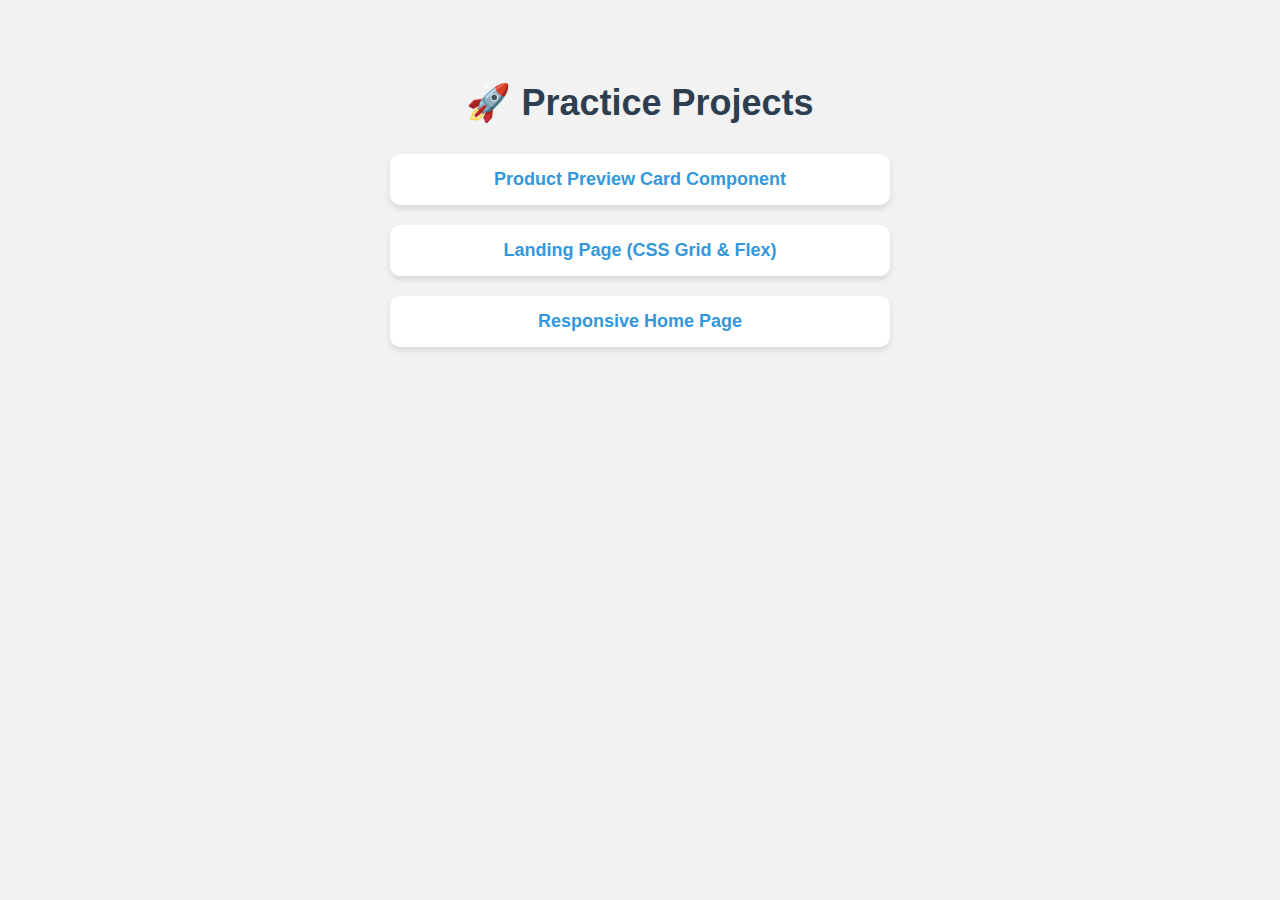
<file: index.html>
<!DOCTYPE html>
<html lang="en">
<head>
  <meta charset="UTF-8" />
  <title>Practice Projects</title>
  <style>
    body {
      font-family: Arial, sans-serif;
      background: #f2f2f2;
      color: #333;
      text-align: center;
      padding: 50px;
    }

    h1 {
      color: #2c3e50;
      font-size: 36px;
      margin-bottom: 30px;
    }

    ul {
      list-style: none;
      padding: 0;
      max-width: 500px;
      margin: auto;
    }

    li {
      margin-bottom: 20px;
      background: #fff;
      padding: 15px 25px;
      border-radius: 10px;
      box-shadow: 0 4px 6px rgba(0, 0, 0, 0.1);
      transition: transform 0.2s ease, box-shadow 0.2s ease;
    }

    li:hover {
      transform: translateY(-3px);
      box-shadow: 0 8px 12px rgba(0, 0, 0, 0.15);
    }

    a {
      text-decoration: none;
      color: #3498db;
      font-weight: bold;
      font-size: 18px;
    }

    a:hover {
      color: #1d6fa5;
    }
  </style>
</head>
<body>
  <h1>🚀 Practice Projects</h1>
  <ul>
    <li><a href="./Product-preview-card-component-master/" target="_blank">Product Preview Card Component</a></li>
    <li><a href="./Landing-page-CSSGrid-FlexLayouts/" target="_blank">Landing Page (CSS Grid & Flex)</a></li>
    <li><a href="./Responsive-home-page/" target="_blank">Responsive Home Page</a></li>
  </ul>
</body>
</html>
</file>
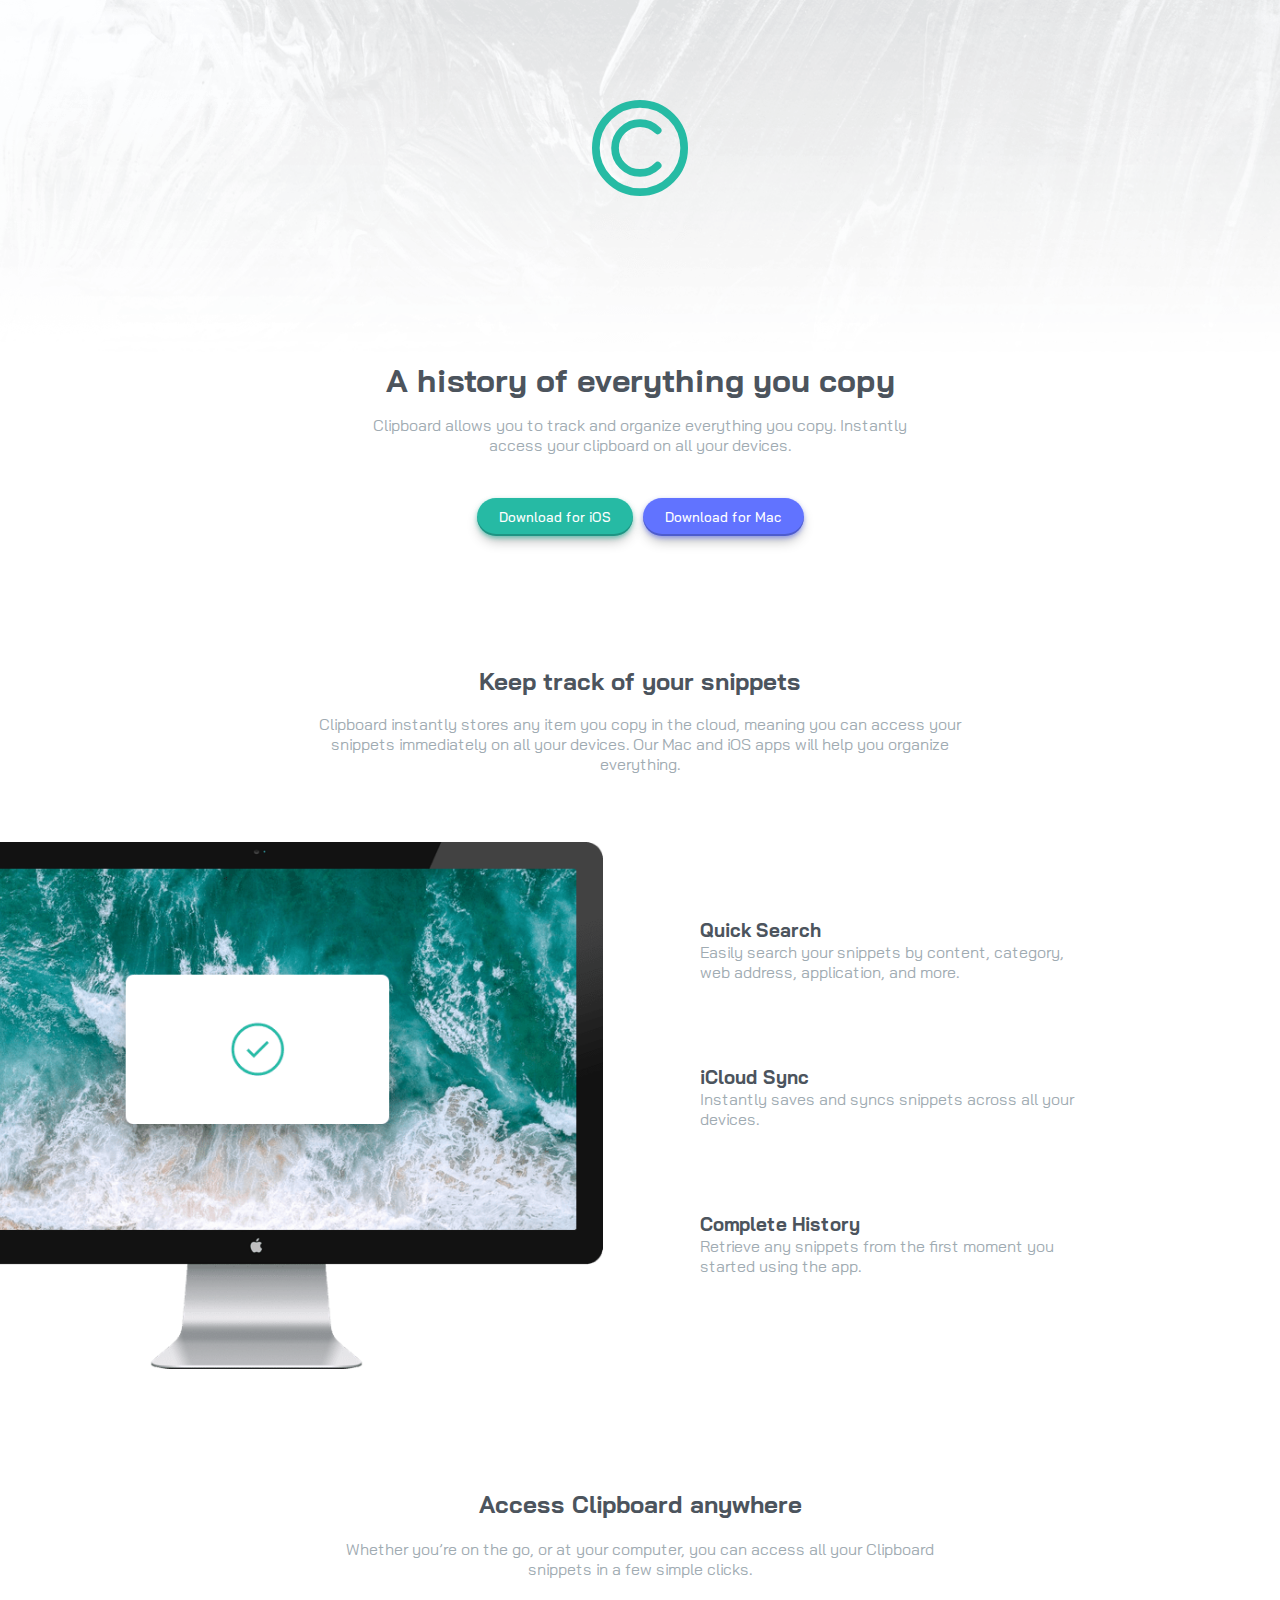
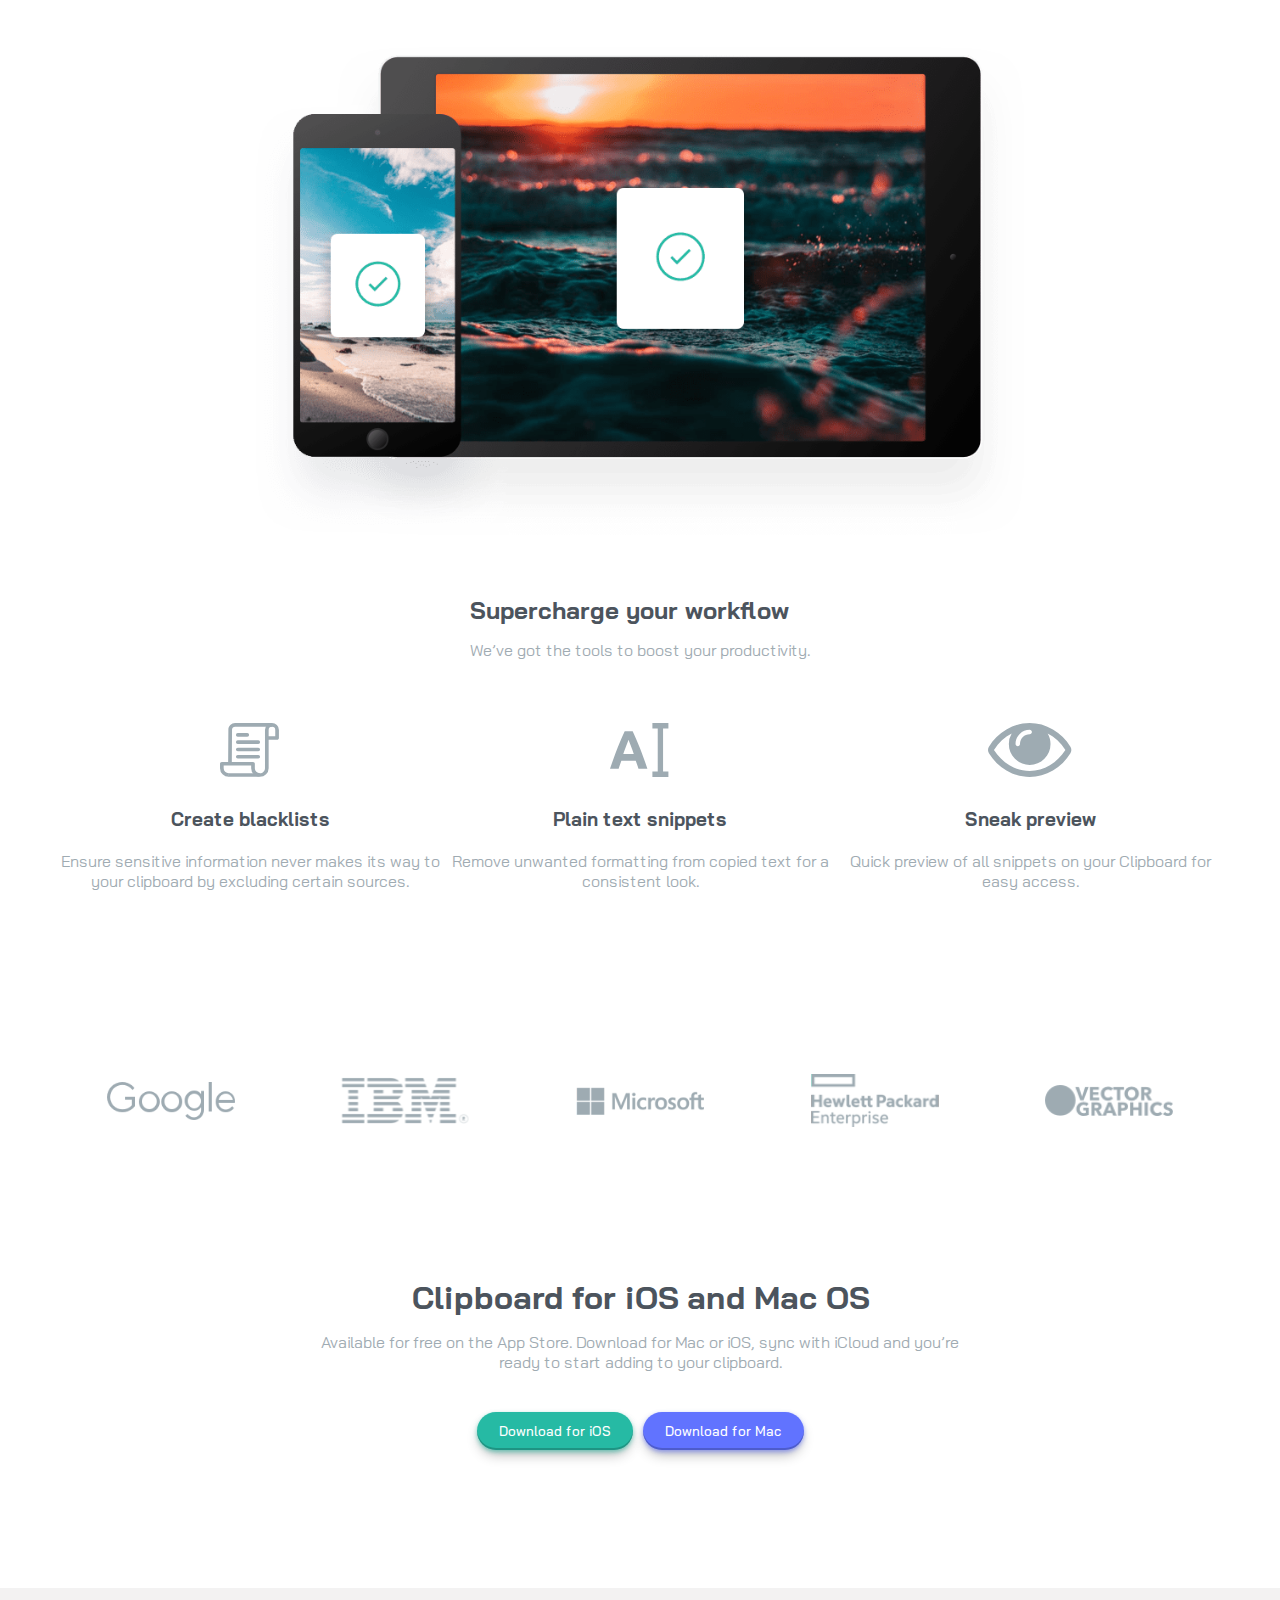
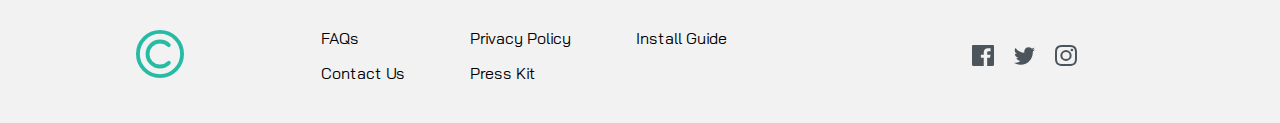
<file: Landing-page-CSSGrid-FlexLayouts/index.html>
<!doctype html>
<html lang="en">
  <head>
    <meta charset="UTF-8" />
    <meta name="viewport" content="width=device-width, initial-scale=1.0" />
    <!-- displays site properly based on user's device -->
    <link rel="stylesheet" href="style.css" />
    <link
      rel="icon"
      type="image/png"
      sizes="32x32"
      href="./images/favicon-32x32.png"
    />
    <link rel="preconnect" href="https://fonts.googleapis.com" />
    <link rel="preconnect" href="https://fonts.gstatic.com" crossorigin />
    <link
      href="https://fonts.googleapis.com/css2?family=Bai+Jamjuree:ital,wght@0,200;0,300;0,400;0,500;0,600;0,700;1,200;1,300;1,400;1,500;1,600;1,700&display=swap"
      rel="stylesheet"
    />
    <title>Frontend Mentor | Clipboard landing page</title>
  </head>
  <body>
    <!-- --------  hero section  -------- -->

    <div class="hero_section">
      <img
        src="./images/bg-header-desktop.png"
        alt="background"
        class="hero_bg"
      />
      <img src="./images/logo.svg" alt="logo" class="hero_logo" />

      <div class="hero_text">
        <h1>A history of everything you copy</h1>
        <p>
          Clipboard allows you to track and organize everything you copy.
          Instantly access your clipboard on all your devices.
        </p>
      </div>
      <div class="hero_button">
        <input type="button" value="Download for iOS" class="IOSbutton" />
        <input type="button" value="Download for Mac" class="Macbutton" />
      </div>
    </div>

    <!-- --------  feature one section  -------- -->
    <div class="featureOne_section">
      <div class="featureOne_text">
        <h2>Keep track of your snippets</h2>
        <p>
          Clipboard instantly stores any item you copy in the cloud, meaning you
          can access your snippets immediately on all your devices. Our Mac and
          iOS apps will help you organize everything.
        </p>
      </div>
      <div class="featureOne_content">
        <img src="./images/image-computer.png" alt="computer" />
        <div class="featureOne_list">
          <ul>
            <li>
              <h3>Quick Search</h3>
              <p>
                Easily search your snippets by content, category, web address,
                application, and more.
              </p>
            </li>
            <li>
              <h3>iCloud Sync</h3>
              <p>Instantly saves and syncs snippets across all your devices.</p>
            </li>
            <li>
              <h3>Complete History</h3>
              <p>
                Retrieve any snippets from the first moment you started using
                the app.
              </p>
            </li>
          </ul>
        </div>
      </div>
    </div>

    <!-- --------  feature two section  -------- -->
    <div class="featureTwo_section">
      <div class="featureTwo_text">
        <h2>Access Clipboard anywhere</h2>
        <p>
          Whether you’re on the go, or at your computer, you can access all your
          Clipboard snippets in a few simple clicks.
        </p>
      </div>
      <img src="./images/image-devices.png" alt="multiplatforme" />
    </div>

    <!-- --------  workflow section  -------- -->
    <div class="workflow_section">
      <div class="workflow_text">
        <h2>Supercharge your workflow</h2>
        <p>We’ve got the tools to boost your productivity.</p>
      </div>
      <div class="workflow_content">
        <div class="workflowlist">
          <img src="./images/icon-blacklist.svg" alt="blacklist" />
          <h3>Create blacklists</h3>
          <p>
            Ensure sensitive information never makes its way to your clipboard
            by excluding certain sources.
          </p>
        </div>
        <div class="workflowlist">
          <img src="./images/icon-text.svg" alt="text" />
          <h3>Plain text snippets</h3>
          <p>
            Remove unwanted formatting from copied text for a consistent look.
          </p>
        </div>
        <div class="workflowlist">
          <img src="./images/icon-preview.svg" alt="preview" />
          <h3>Sneak preview</h3>
          <p>
            Quick preview of all snippets on your Clipboard for easy access.
          </p>
        </div>
      </div>
    </div>

    <!-- --------  brand section  -------- -->
    <div class="brand_section">
      <img src="./images/logo-google.png" alt="Googel" />
      <img src="./images/logo-ibm.png" alt="IBM" />
      <img src="./images/logo-microsoft.png" alt="Microsoft" />
      <img src="./images/logo-hp.png" alt="Hewlett packard" />
      <img src="./images/logo-vector-graphics.png" alt="vector graphics" />
    </div>

    <!-- --------  downald section  -------- -->
    <div class="downald_section">
      <h1>Clipboard for iOS and Mac OS</h1>
      <p>
        Available for free on the App Store. Download for Mac or iOS, sync with
        iCloud and you’re ready to start adding to your clipboard.
      </p>
      <div class="downald_button">
        <input type="button" value="Download for iOS" class="IOSbutton" />
        <input type="button" value="Download for Mac" class="Macbutton" />
      </div>
    </div>

    <!-- --------  footer  -------- -->
    <footer>
      <div class="footer_logo">
        <img src="./images/logo.svg" alt="logo" />
      </div>
      <div class="footer_list">
        <ul>
          <li>FAQs</li>
          <li>Contact Us</li>
        </ul>
        <ul>
          <li>Privacy Policy</li>
          <li>Press Kit</li>
        </ul>
        <ul>
          <li>Install Guide</li>
        </ul>
      </div>
      <div class="footer_reseau">
        <img src="./images/icon-facebook.svg" alt="facebook" />
        <img src="./images/icon-twitter.svg" alt="twitter" />
        <img src="./images/icon-instagram.svg" alt="instagram" />
      </div>
    </footer>
  </body>
</html>
</file>
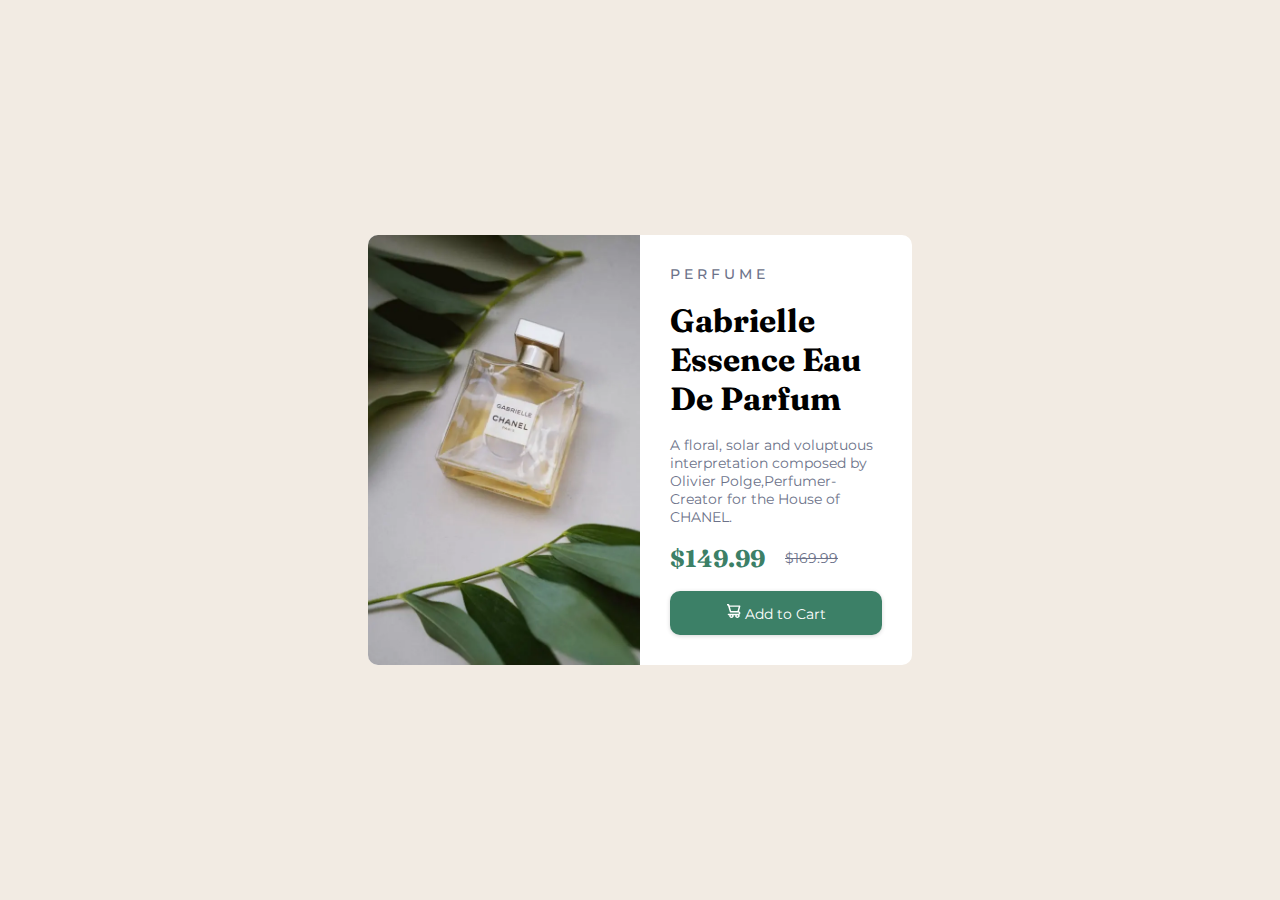
<file: Product-preview-card-component-master/index.html>
<!DOCTYPE html>
<html lang="en">
<head>
  <meta charset="UTF-8">
  <meta name="viewport" content="width=device-width, initial-scale=1.0"> <!-- displays site properly based on user's device -->
  <link rel="stylesheet" href="style.css">
  <link rel="icon" type="image/png" sizes="32x32" href="./images/favicon-32x32.png">
  <!-- fonts links -->
  <link rel="preconnect" href="https://fonts.googleapis.com">
  <link rel="preconnect" href="https://fonts.gstatic.com" crossorigin>
  <link href="https://fonts.googleapis.com/css2?family=Alfa+Slab+One&family=Bakbak+One&family=Cookie&family=Expletus+Sans:ital@1&family=Lobster&family=Lobster+Two:ital,wght@0,400;1,700&family=Merienda:wght@700&family=Mochiy+Pop+P+One&family=Montserrat:wght@500;700&family=Poppins:wght@300;400;700&family=Raleway:wght@400;700&family=Rowdies:wght@700&family=Ruda&family=Zen+Antique&display=swap" rel="stylesheet">
  <link rel="preconnect" href="https://fonts.googleapis.com">
  <link rel="preconnect" href="https://fonts.gstatic.com" crossorigin>
  <link href="https://fonts.googleapis.com/css2?family=Alfa+Slab+One&family=Bakbak+One&family=Cookie&family=Expletus+Sans:ital@1&family=Fraunces:opsz,wght@9..144,700&family=Lobster&family=Lobster+Two:ital,wght@0,400;1,700&family=Merienda:wght@700&family=Mochiy+Pop+P+One&family=Montserrat:wght@500;700&family=Poppins:wght@300;400;700&family=Raleway:wght@400;700&family=Rowdies:wght@700&family=Ruda&family=Zen+Antique&display=swap" rel="stylesheet">
  <title>Product</title>
</head>
<body>
<div class="container">
    <div class="row">
        
          <img class='image' src="images/image-product-desktop.webp" alt="image" >
          <img class='image2' src="images/image-product-mobile.webp" alt="image" >

        <div class="col">
          <h3 class="small_title">P E R F U M E </h3> 
          <br>
          <h1 class="big-title">Gabrielle Essence Eau De Parfum</h1>
          <br>
          <p>A floral, solar and voluptuous interpretation composed by Olivier Polge,Perfumer-Creator for the House of CHANEL.</p> 
          <br>
          <div class="moneyContent">
             <h2 class="money">$149.99</h2> <p class="money_strikethrough"><s>$169.99</s> </p> 
          </div>
          <br>
          <button class='btn'><img src="images/icon-cart.svg" class="icon "> Add to Cart</button>
        </div>
     
    </div>
</div>
</body>
</html>
</file>
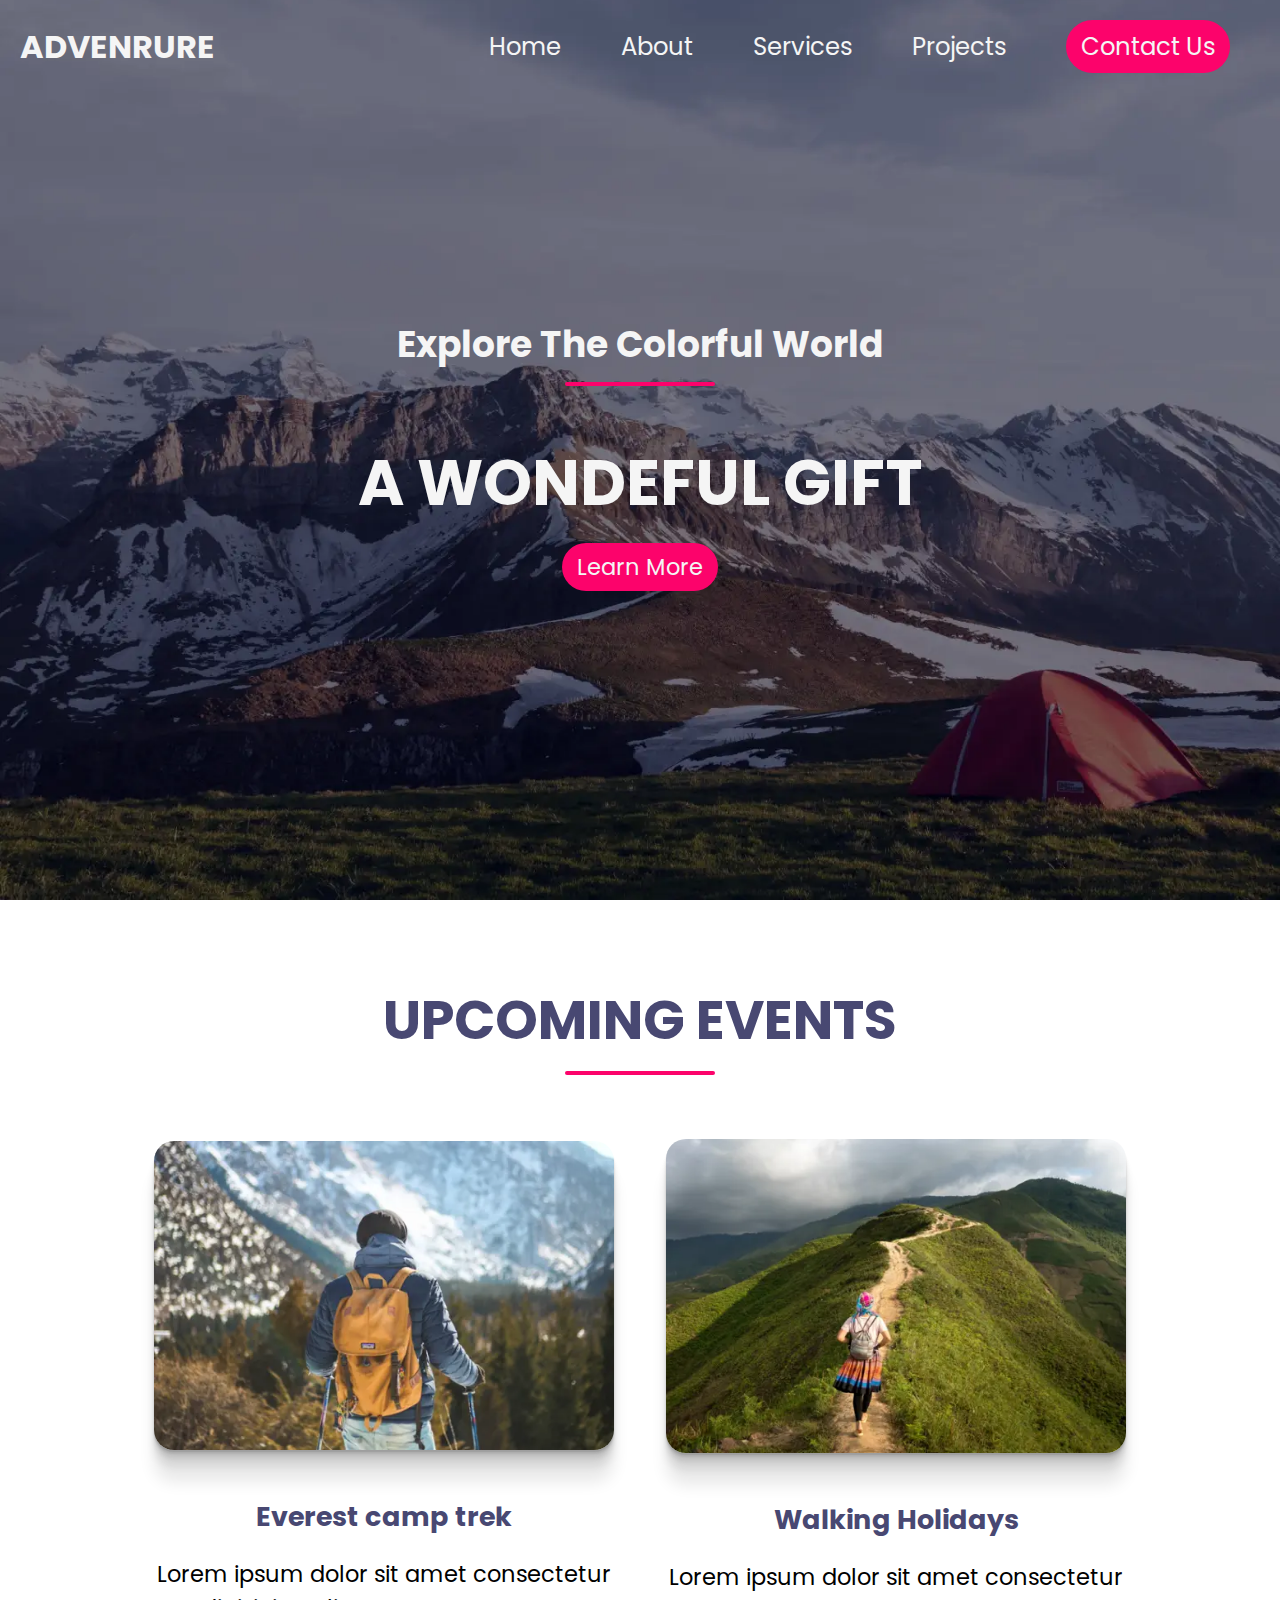
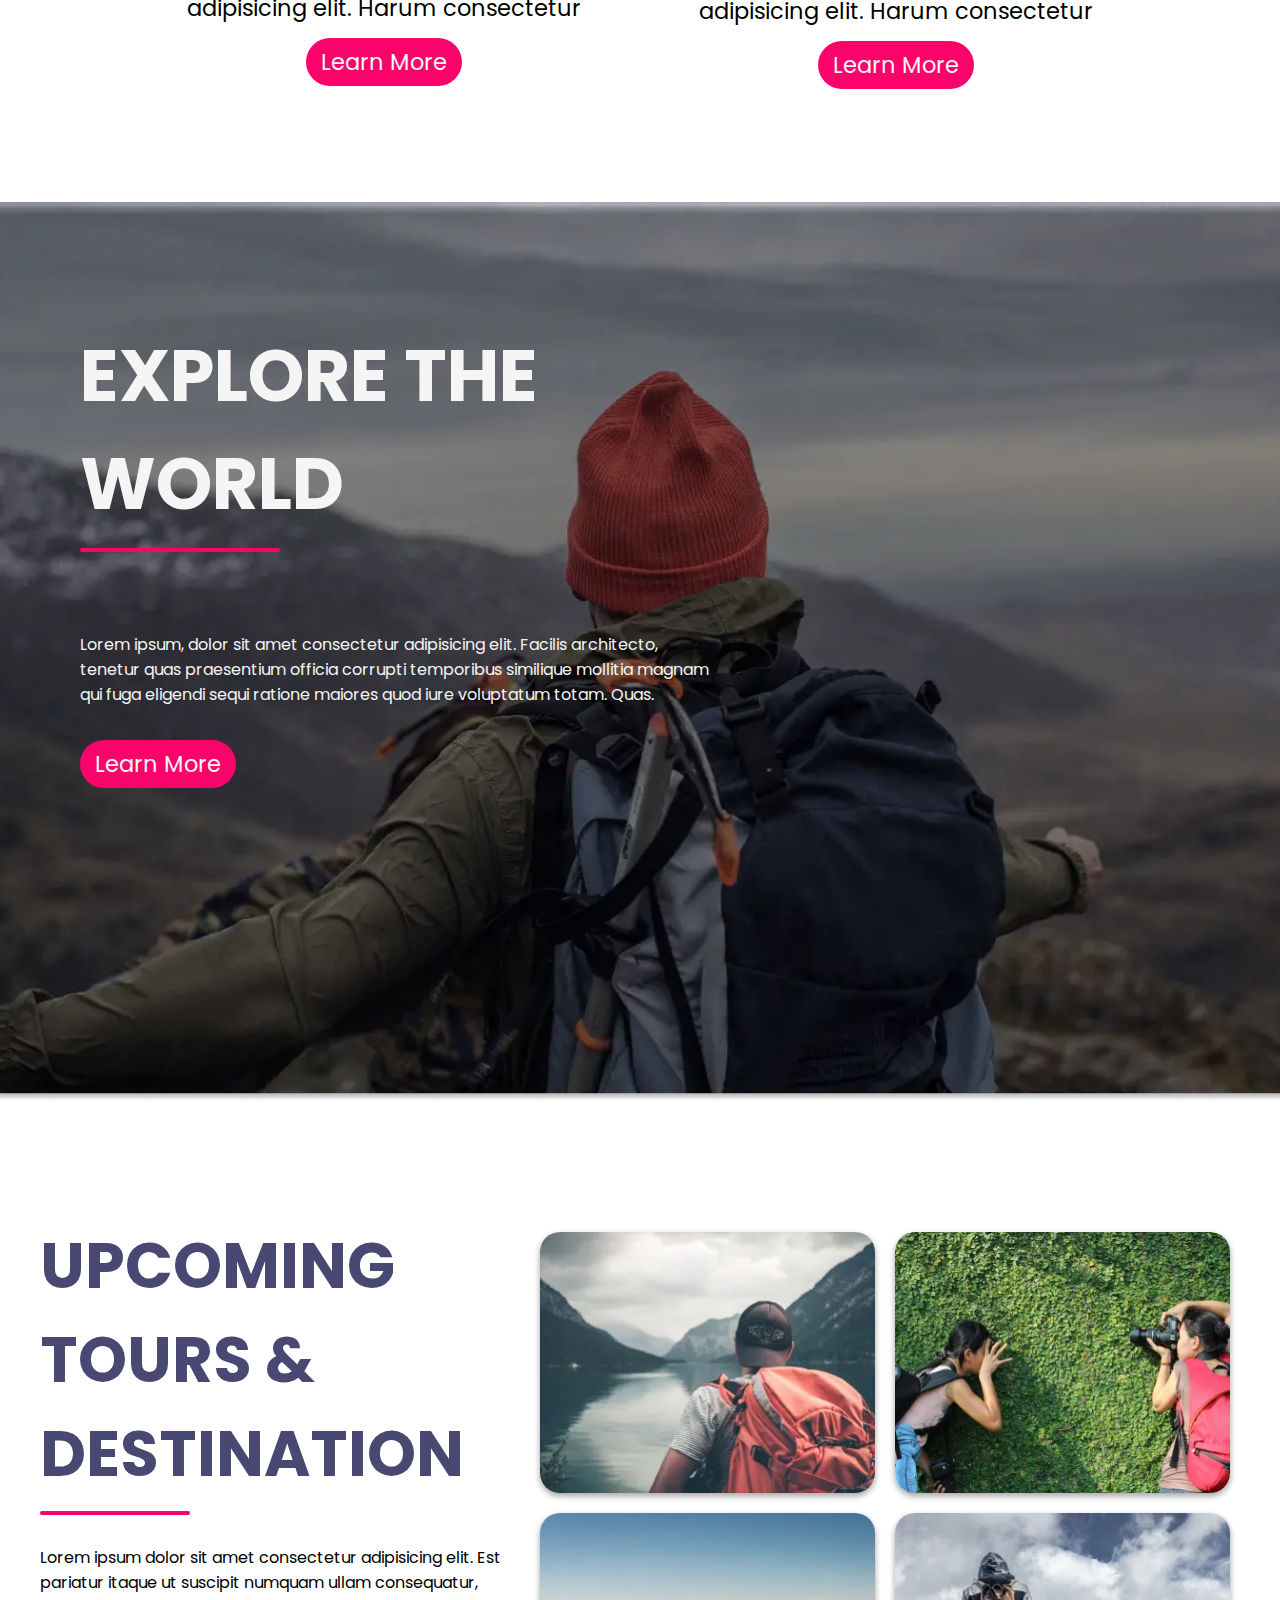
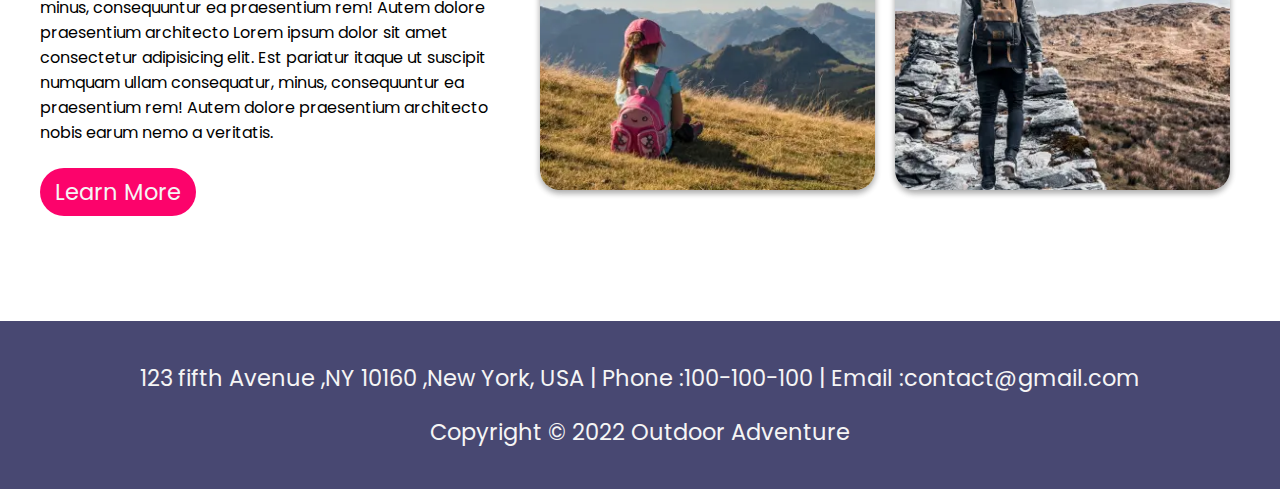
<file: Responsive-home-page/index.html>
<!DOCTYPE html>
<html lang="en">
<head>
    <meta charset="UTF-8">
    <meta http-equiv="X-UA-Compatible" content="IE=edge">
    <meta name="viewport" content="width=device-width, initial-scale=1.0">
    <link rel="preconnect" href="https://fonts.googleapis.com">
    <link rel="preconnect" href="https://fonts.gstatic.com" crossorigin>
    <link href="https://fonts.googleapis.com/css2?family=Alfa+Slab+One&family=Bakbak+One&family=Cookie&family=Expletus+Sans:ital@1&family=Lobster&family=Lobster+Two:ital,wght@0,400;1,700&family=Merienda:wght@700&family=Mochiy+Pop+P+One&family=Poppins:wght@300;400;700&family=Raleway:wght@400;700&family=Rowdies:wght@700&family=Ruda&family=Zen+Antique&display=swap" rel="stylesheet">
    <link rel="stylesheet" href="style.css">
    <title>index</title>
</head>
<body>
<!-- Navbar-->
<nav class="navbar">
    <h1 class="logo">ADVENRURE</h1>
    <ul class="nav-links">
        <li class="home"><a href="#"></a>Home</li>
        <li><a href="#"></a>About</li>
        <li><a href="#"></a>Services</li>
        <li><a href="#"></a>Projects</li>
        <li class="btn"><a href="#"></a>Contact Us</li>
    </ul> 
    <img src="images/img/menu-btn.png" alt="" class="menu-btn">   
</nav>
<!-- end Navbar -->

<!-- Header -->
<header>
    <div class="header-content">
        <h2>Explore The Colorful World</h2> 
        <div class="line"></div>
        <h1>A WONDEFUL GIFT</h1>
        <a class="btn" href="#">Learn More</a>
    </div>
</header>
<!-- end Header -->

<!-- Events section -->
<section class="events">
    <h1>UPCOMING EVENTS</h1>
    <div class="line"></div>
    <div class="row">
        <div class="col">
            <img src="images/img/img1.webp" alt="" class="sec-image">
            <h3>Everest camp trek</h3>
            <p>Lorem ipsum dolor sit amet consectetur adipisicing elit. Harum consectetur </p>
            <a class="btn" href="#">Learn More</a>
        </div>
        <div class="col">
            <img src="images/img/img2.webp" alt="" class="sec-image">
            <h3>Walking Holidays</h3>
            <p>Lorem ipsum dolor sit amet consectetur adipisicing elit. Harum consectetur </p>
            <a class="btn" href="#">Learn More</a>
        </div>
    </div>
</section>
<!-- end Events section -->

<!--  Explore section  -->
<section class="explore">
    <div class="explore-content">
            <h1>EXPLORE THE WORLD</h1>
            <div class="line"></div>
        <p>Lorem ipsum, dolor sit amet consectetur adipisicing elit. 
            Facilis architecto, 
            tenetur quas praesentium officia corrupti temporibus similique mollitia magnam qui fuga eligendi sequi
            ratione maiores quod iure voluptatum totam. Quas.</p>
        <a class="btn" href="#">Learn More</a>
    </div>
</section>
<!-- end Explore section  -->

<!-- upcoming section -->
<section class="upcoming">
    <div class="row">
        <div class="col left">
            <h1>UPCOMING TOURS & DESTINATION</h1>
            <div class="line"></div>
            <p>Lorem ipsum dolor sit amet consectetur adipisicing elit. Est pariatur itaque
                 ut suscipit numquam ullam consequatur, minus, consequuntur ea praesentium rem! 
                 Autem dolore praesentium architecto Lorem ipsum dolor sit amet consectetur adipisicing elit. Est pariatur itaque
                 ut suscipit numquam ullam consequatur, minus, consequuntur ea praesentium rem! 
                 Autem dolore praesentium architecto nobis earum nemo a veritatis.</p>
            <a class="btn" href="#">Learn More</a>
        </div>
        <div class="col">
            <div class="images">
                <img src="images/img/img3.webp" alt="">
                <img src="images/img/img4.webp" alt="">
                <img src="images/img/img5.webp" alt="">
                <img src="images/img/img6.webp" alt="">
            </div>
        </div>
    </div>
</section>
<!-- end upcoming section -->

<!-- Footer -->
<footer>
    <p>123 fifth Avenue ,NY 10160 ,New York, USA | Phone :100-100-100 | Email :contact@gmail.com</p>
    <p>Copyright © 2022 Outdoor Adventure</p>
</footer>
<!-- end Footer -->
<script>
    const menubtn= document.querySelector(".menu-btn");
    const navlinks=document.querySelector(".nav-links");
    menubtn.addEventListener("click",()=>{
        navlinks.classList.toggle('mobile-menu');
    })
</script>
</body>
</html>
</file>
<file: Landing-page-CSSGrid-FlexLayouts/style.css>
:root {
  --Green: hsl(171, 66%, 44%);
  --Blue: hsl(233, 100%, 69%);
  --Dark-Gray: hsl(210, 10%, 33%);
  --Light-Gray: hsl(201, 11%, 66%);
  --Footer-bg: rgb(243, 242, 242);
  --Font-Bai: "Bai Jamjuree", sans-serif;
}

* {
  box-sizing: border-box;
  margin: 0;
  padding: 0;
  font-family: var(--Font-Bai);
}
h1,
h2,
h3 {
  color: var(--Dark-Gray);
}
p {
  color: var(--Light-Gray);
}

.hero_bg {
  background-size: cover;
  position: relative;
  height: 40vh;
  width: 100%;
}
.hero_section {
  display: flex;
  flex-direction: column;
  align-items: center;
}
.hero_logo {
  margin-top: 100px;
  position: absolute;
  width: 7.5%;
  z-index: 99;
}
.hero_text,
h1,
p {
  margin-bottom: 15px;
}
.hero_text {
  width: 45%;
  text-align: center;
}
.IOSbutton,
.Macbutton {
  color: white;
  border-radius: 50px;
  border: none;
  padding: 11px 22px;
  margin: 10px 3px;
  font-weight: 500;
}
.IOSbutton {
  background-color: var(--Green);
  box-shadow:
    hsla(171, 66%, 44%, 0.558) 0px 2px 4px,
    rgba(0, 0, 0, 0.3) 0px 7px 13px -3px,
    rgba(0, 0, 0, 0.2) 0px -2px 0px inset;
}
.Macbutton {
  background-color: var(--Blue);
  box-shadow:
    hsla(233, 100%, 69%, 0.558) 0px 2px 4px,
    rgba(0, 0, 0, 0.3) 0px 7px 13px -3px,
    rgba(0, 0, 0, 0.2) 0px -2px 0px inset;
}
.IOSbutton:hover {
  color: rgba(245, 245, 245, 0.941);
  transition: ease-in;
  background-color: hsl(171, 64%, 33%);
  cursor: pointer;
  transform: scale(1.02);
}
.Macbutton:hover {
  color: rgba(245, 245, 245, 0.941);
  transition: ease-in;
  background-color: hsl(233, 48%, 52%);
  cursor: pointer;
  transform: scale(1.02);
}
.featureOne_section {
  margin: 120px 0px;
}
.featureOne_text {
  text-align: center;
  display: flex;
  justify-content: center;
  flex-direction: column;
}
.featureOne_text h2,
p {
  margin-bottom: 18px;
}
.featureOne_text p {
  display: flex;
  align-self: center;
  width: 52%;
}
.featureOne_content {
  margin: 50px 0px;
  display: grid;
  grid-template-columns: 1fr 1fr;
  gap: 20px;
  align-items: center;
}
.featureOne_content img {
  margin-left: -90px;
  width: 110%;
}
.featureOne_content ul {
  display: flex;
  flex-direction: column;
  justify-content: space-around;
  gap: 50px;
  margin: 50px;
  list-style: none;
  width: 60%;
}
.featureTwo_text {
  text-align: center;
  margin-bottom: 50px;
}
.featureTwo_text p {
  display: flex;
  justify-self: center;
  align-self: center;
  width: 75%;
  margin-top: 20px;
}
.featureTwo_section {
  display: flex;
  justify-content: center;
  align-items: center;
  flex-direction: column;
}
.featureTwo_section img {
  width: 60%;
}
.featureTwo_section {
  margin: 60px 0px;
}

.workflow_section,
.downald_section,
.workflowlist {
  display: flex;
  flex-direction: column;
  justify-content: center;
  align-items: center;
}

.workflow_content {
  display: flex;
  margin: 45px 60px;
  gap: 10px;
}
.workflow_text h2 {
  margin-bottom: 15px;
}

.workflowlist {
  text-align: center;
  flex: 1;
}

.workflowlist img {
  width: min-content;
  height: 6vh;
  margin-bottom: 30px;
}
.workflowlist p {
  width: fit-content;
  flex: 1;
  margin-top: 20px;
}

.brand_section {
  display: flex;
  flex-direction: row;
  justify-content: space-evenly;
  align-items: center;
  margin: 120px 0px;
}
.brand_section img {
  width: 10%;
}

.downald_section {
  padding-top: 30px;
}
.downald_button {
  margin-top: 10px;
}

.downald_section P {
  width: 50%;
  text-align: center;
  margin-bottom: 20px;
}

footer {
  margin-top: 10%;
  background-color: var(--Footer-bg);

  /* Flex would be better, but I used grid to practice */
  display: grid;
  grid-template-columns: repeat(3, auto);
  padding: 40px 0px;
}
.footer_logo {
  text-align: center;
  align-self: center;
}
.footer_logo img {
  width: 15%;
}
.footer_list {
  display: flex;
  gap: 65px;
}

li:not(:last-child) {
  margin-bottom: 15px;
}
.footer_list li {
  list-style: none;
}
.footer_reseau {
  display: flex;
  align-items: center;
  gap: 20px;
  margin-left: 50px;
}
.footer_reseau img {
  width: 7%;
}
</file>
<file: Product-preview-card-component-master/style.css>
:root{
    --Dark-cyan: hsl(158, 36%, 37%);
    --Cream: hsl(30, 38%, 92%);
    --Very-dark-blue: hsl(212, 21%, 14%);
    --Dark-grayish-blue: hsl(228, 12%, 48%);
    --White: hsl(0, 0%, 100%);
    --Dark-green : hsl(158, 40%, 16%);
    
}
*{
    margin: 0;
    padding: 0;
    
}

body{
    background-color:var(--Cream) ;
    
}
.container{
    display: flex;
    align-items: center;
    justify-content: center;
    height:100vh;
}
.row {

    background-color: var(--White);
    width: 34rem;
    height: auto;
    border-radius: 10px;
    display: flex;
    justify-content: center;

}
.image{
    width: 17rem;
    height: auto;
    border-top-left-radius: 10px;
    border-bottom-left-radius: 10px;
}
.image2{
    width: 17rem;
    height: auto;
    border-top-left-radius: 10px;
    border-bottom-left-radius: 10px;
    display: none;
 }
.col{
    padding: 30px;
    }

.small_title{
   font-family: 'Montserrat', sans-serif;
   color: var(--Dark-grayish-blue);
   font-weight:500;
   font-size: 14px;
}
.big-title{
    font-family: 'Fraunces', serif;
    font-weight: 700;

}
p{
    font-size: 14px;
    font-family: 'Montserrat', sans-serif;
    color: var(--Dark-grayish-blue);
}
.moneyContent{
    display: flex;
    gap: 20px;
    align-items: center;
}
.money{
    font-family: 'Fraunces', serif;
    font-weight: 700;
    color: var(--Dark-cyan);
}
.icon{
    width: 14px;
}
.btn{
    background-color: var(--Dark-cyan);
    border: none;
    width: 100%;
    padding: 13px;
    cursor: pointer;
    color: var(--White);
    font-family: Montserrat,sans-serif;
    border-radius: 10px;
    font-size: 14px;
    gap: 10px;
    box-shadow: rgba(0, 0, 0, 0.16) 0px 1px 4px;
}
.btn:hover {
    background-color:var(--Dark-green);
    color: white;
  }


/* ------------------------------------------ */
@media only screen and (max-width:600px){
 .container{
    margin:7%;
    width: auto;
}
   .row{
    flex-direction: column;
}
   .image2{
    display: inline-block;
    border-top-left-radius: 10px;
    border-top-right-radius: 10px;
    border-bottom-left-radius: 0px;
    width: 100%;
}
   .image{
    display: none;
}
 .col{
    padding: 30px;
}
 .btn{
    width: 100%;
}


}
  @media only screen and (max-width:375px){
         .container{
            top:0px;
            height:100%;
         }
         .image{
            display: none;
            
         }
         .row{
            height: 10%;
            flex-direction: column;
            width: 25rem;
            margin :20px;
         }
         .image2{
            width: 18.9rem;
            border-top-left-radius: 10px;
            border-top-right-radius: 10px;
            border-bottom-left-radius: 0px;
            display: inline-block;
         }
         .moneyContent{
            gap: 3rem;
         }
         .col{
            padding: 25px;
         }
         .btn{
            width: 100%;
         }
  }
</file>
<file: Responsive-home-page/style.css>
:root{
    --white:whitesmoke;
    --red:#fc036b;
    --blue:#484872;
    --shadow-2-img: rgba(0, 0, 0, 0.09) 0px 2px 1px, rgba(0, 0, 0, 0.09) 0px 4px 2px, rgba(0, 0, 0, 0.09) 0px 8px 4px, rgba(0, 0, 0, 0.09) 0px 16px 8px, rgba(0, 0, 0, 0.09) 0px 32px 16px;
    --shadow-4-img:rgba(0, 0, 0, 0.16) 0px 3px 6px, rgba(0, 0, 0, 0.23) 0px 3px 6px;

}

*{  
    margin: 0;
    padding: 0;
    box-sizing: border-box;
    font-family: "Poppins",sans-serif;
}
html, body{
    overflow-x:hidden ;
}
img{
    border-radius: 20px;
}
/* ---- Navbar -----*/
.menu-btn{
    border-radius: 3px;
    position: absolute;
    width: 6vmin;
    top: 30px;
    right: 30px;
    cursor: pointer;
    display: none;
}
.navbar{
    position: absolute;
    top:0;
    left: 0;
    display: flex;
    width: 100%;
    align-items: center;
    justify-content: space-between;
    padding: 20px;
    color: var(--white);
    
}
.nav-links{
    list-style: none;
    display: flex;
    align-items: center;

}
.nav-links li {
    font-size: 2.7vmin;
    margin: 0 30px;
    cursor: pointer; 
}
.btn{
   color: var(--white);
   background-color: var(--red);
   border-radius: 30px;
   padding: 8px 15px;
   font-size: 2.5vmin;
   cursor: pointer;
   text-decoration: none;
   
}
/* ---- Header -----*/
header{
    width: 100vw;
    height: 100vh;
    background-image: url(images/img/header-bg.webp);
    background-size: cover;
    background-position: bottom;
    color: var(--white);
    display: flex;
    align-items: center;
    justify-content: center;
    text-align: center;
    
}
.header-content a{
    color: var(--white);
    text-decoration: none;
}
.line{
    background: var(--red);
    width: 150px;
    height: 4px;
    border-radius: 5px;
    margin: 10px auto;
}
.header-content h2{
    font-size: 4vmin;
}
.header-content h1{
    font-size: 7vmin;
    margin-top: 50px;
    margin-bottom:20px;

}

/* ---- Events section ----- */
.events{
   width: 80%;
   margin: 80px auto 120px;
}
.row{
    justify-content: space-between;
    display: flex; 
    width: 100%;
    align-items: center;
    margin-top: 4rem;
}
.row .col{
    width: 80%;
    text-align: center;
}
.events h1{
    text-align: center;
    font-size: 6vmin;
    color: var(--blue);
    
}
.events img{
    width:90%;
    margin-bottom: 40px;
    box-shadow: var(--shadow-2-img);
}
.events .row .col h3{
    font-size: 3vmin;
    color: var(--blue);
}

.events .row .col p{
    font-size: 2.5vmin;
    padding: 20px;
   
}

/* ---- Explore section  ----- */
.explore{
    background-image: url(images/img/bg2.webp);
    background-size: cover;
    background-position: center;
    width: 100%;
    height: 100vh;
    color: var(--white);
    display: flex;

}
.explore-content{
    margin: 80px;
    width: 50%;  
}
.explore-content h1{
    font-size: 8vmin;
    margin-top:40px;
}
.explore-content .line {
    margin-left: 0px;
    width: 12.5rem;
    margin-bottom: 80px;
}
.explore-content P{
    margin-bottom: 40px;
}
/* ---- upcoming section ----*/
.upcoming .row{
    margin: 7rem 30px;
    width: 100%;
    display: flex;
}
.upcoming  .row .col{
    margin: auto 10px;
    width: 90%;
}
.upcoming .col h1{
    color: var(--blue);
    font-size: 7vmin;
}
.upcoming .col .images {
    display: flex;
    flex-wrap: wrap;
    
}
.upcoming .col .images img{ 
     width: 43.5%;
     margin: 10px;
     box-shadow: var(--shadow-4-img);
}
.upcoming .col.left{
    width: 55%;
    margin-top: 5px;
    text-align: left;
}
.upcoming .line{
    margin-left: 0px;
    margin-bottom: 30px;

}
.upcoming p{
    margin-bottom: 30px;
}

/* ---- footer ----*/
footer{
    background-color: var(--blue);
    width: 100%;
    min-height: 8rem;
    margin-bottom: 0px;
    padding: 20px 80px;
    text-align: center;
    color: var(--white);
    font-size: 2.5vmin;
}
footer p{
    margin: 20px auto;
    
}

/* ---- media Query ----- */
@media only screen and (max-width:885px){
  
     .navbar{
        padding: 0px;

     }
     .logo{
        position: absolute;
        top: 30px;
        left: 30px;
        font-size: 5vmin;
     }
     .nav-links{
        padding: -150px;
        flex-direction: column;
        width: 100vw;
        height: 100vh;
        justify-content: center;
        background-color: var(--blue) ;
        margin-top: -100rem;
        transition: all 0.5s ease;
    }
    .nav-links li {
        font-size: 3vmin;
        margin: 30px auto;
    }
    .mobile-menu{

        margin-top: 0;
        border-bottom-right-radius: 8rem;
    }
    .menu-btn{
        display: block;
    }

    /* events */
    .row{
        flex-direction: column;
    }
    .events .row .col{
        width: 100%;
        margin-bottom: 4rem;
    }
    .events .col img{
        max-width: 100%;

    }
    /* explore */
    .explore{
        display: flex;
        justify-content: center;
        font-size: 3vmin;
        width: 100%;
        height: auto;
    }
    .explore-content {
        justify-content: center;
        text-align: center;
    }
    .explore-content .line{
        width: auto;
    }
    /* upcoming */
    .upcoming .col.left{
       
        width: 84%;
        margin: 0px;

    }
    .upcoming .row{
        margin: 7rem 0px;
    }
    .upcoming .col .images {
        align-items: center;
       justify-content: center;
    }
    .upcoming .col .images img {
        width: 78%;
        margin-top: 45px;
    }
    /* Footer */
    footer{
        font-size: 2vmin;
        padding: 10px;
    }
 
}

/* ---- Animation ---- */
img{
    transition: transform .3s ease;
}
img:hover{
    transform: scale(1.07);
}
.btn:hover{
    background-color: var(--white);
    color: var(--red);
    box-shadow: var(--shadow-4-img);
   
}
li:hover{
    color: var(--red);
    font-weight: bold;
}
</file>
